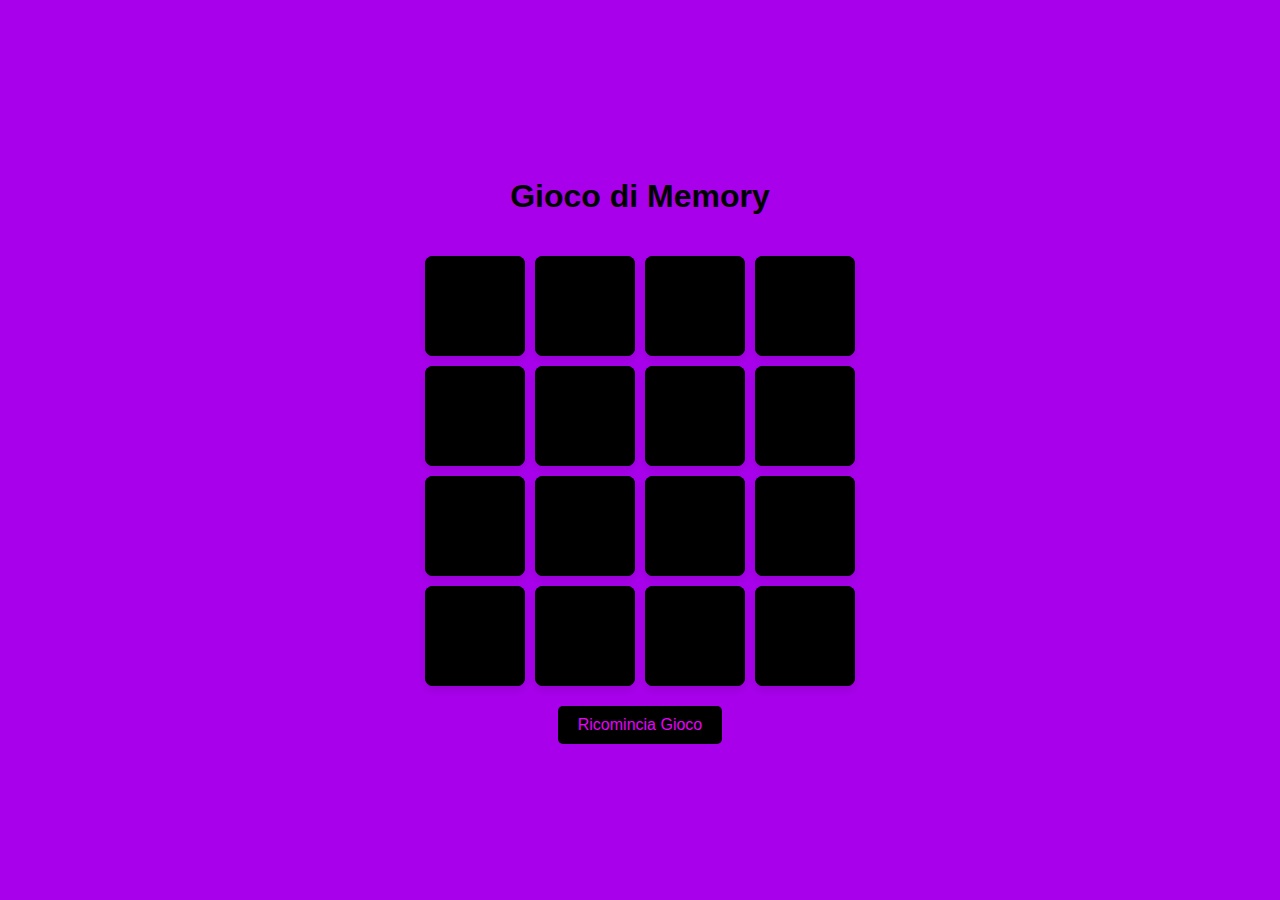
<file: memory/index.html>
<!DOCTYPE html>
<html lang="en">
<head>
    <meta charset="UTF-8">
    <meta name="viewport" content="width=device-width, initial-scale=1.0">
    <title>Document</title>
    <link rel="stylesheet" href="./style.css">
</head>
<body>
    <div class="title-container">
        <h1>Gioco di Memory</h1>
    </div>
    <section class="memory-game">
        <!-- Le carte verranno generate dal JavaScript -->
    </section>
    <button id="resetButton">Ricomincia Gioco</button>
    <script src="script.js"></script>
</body>
</html>
</file>
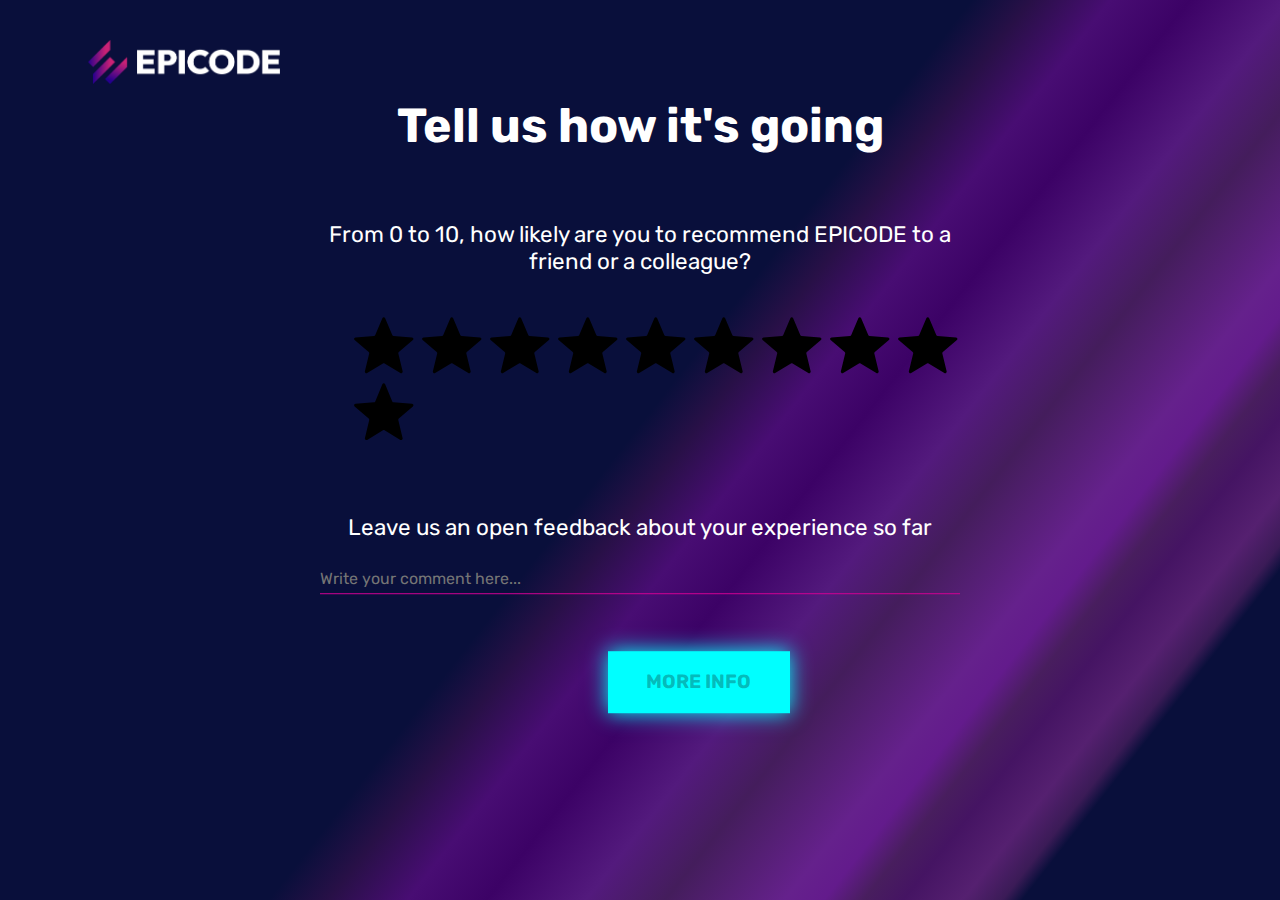
<file: feedback.html>
<!DOCTYPE html>
<html lang="en">
<head>
    <meta charset="UTF-8">
    <meta name="viewport" content="width=device-width, initial-scale=1.0">
    <meta name="description" content="Epicode Exam - Feedback">
    <link rel="stylesheet" href="./Welcome Page/css/Welcome-Style.css">
    <title>Epicode Feedback</title>
</head>
<body>
    <header id="headerFeedbackPage">
      <div>
        <a href="Welcome-Page.html"><img src="./Welcome Page/assets/epicode_logo.png" alt="epicode logo"></a>
      </div>
    </header>
<main id="mainFeedbackPage">
    <h1>Tell us how it's going</h1>
    <p>From 0 to 10, how likely are you to recommend EPICODE
        to a friend or a colleague?</p>
        <div class="star-rating" data-rating="0">
            <img src="./Welcome Page/assets/star.svg" alt="Stella vuota" class="star" data-index="1" onclick="selectStar(1)">
            <img src="./Welcome Page/assets/star.svg" alt="Stella vuota" class="star" data-index="2" onclick="selectStar(2)">
            <img src="./Welcome Page/assets/star.svg" alt="Stella vuota" class="star" data-index="3" onclick="selectStar(3)">
            <img src="./Welcome Page/assets/star.svg" alt="Stella vuota" class="star" data-index="4" onclick="selectStar(4)">
            <img src="./Welcome Page/assets/star.svg" alt="Stella vuota" class="star" data-index="5" onclick="selectStar(5)">
            <img src="./Welcome Page/assets/star.svg" alt="Stella vuota" class="star" data-index="6" onclick="selectStar(6)">
            <img src="./Welcome Page/assets/star.svg" alt="Stella vuota" class="star" data-index="7" onclick="selectStar(7)">
            <img src="./Welcome Page/assets/star.svg" alt="Stella vuota" class="star" data-index="8" onclick="selectStar(8)">
            <img src="./Welcome Page/assets/star.svg" alt="Stella vuota" class="star" data-index="9" onclick="selectStar(9)">
            <img src="./Welcome Page/assets/star.svg" alt="Stella vuota" class="star" data-index="10" onclick="selectStar(10)">
        </div>
    <p>Leave us an open feedback about your experience so far</p>
    <div class="feedback-container">
      <label for="feedback-input"></label>
      <input type="text" id="feedback-input" class="feedback-input" placeholder="Write your comment here..." oninput="checkInputs()">
    </div>
    <script src="./Welcome Page/javascript/quiz.js"></script>
    <button onclick="alert('Grazie del feedback &hearts;')" id="moreInfo" disabled>MORE INFO</button>
</body>
</html>
</file>
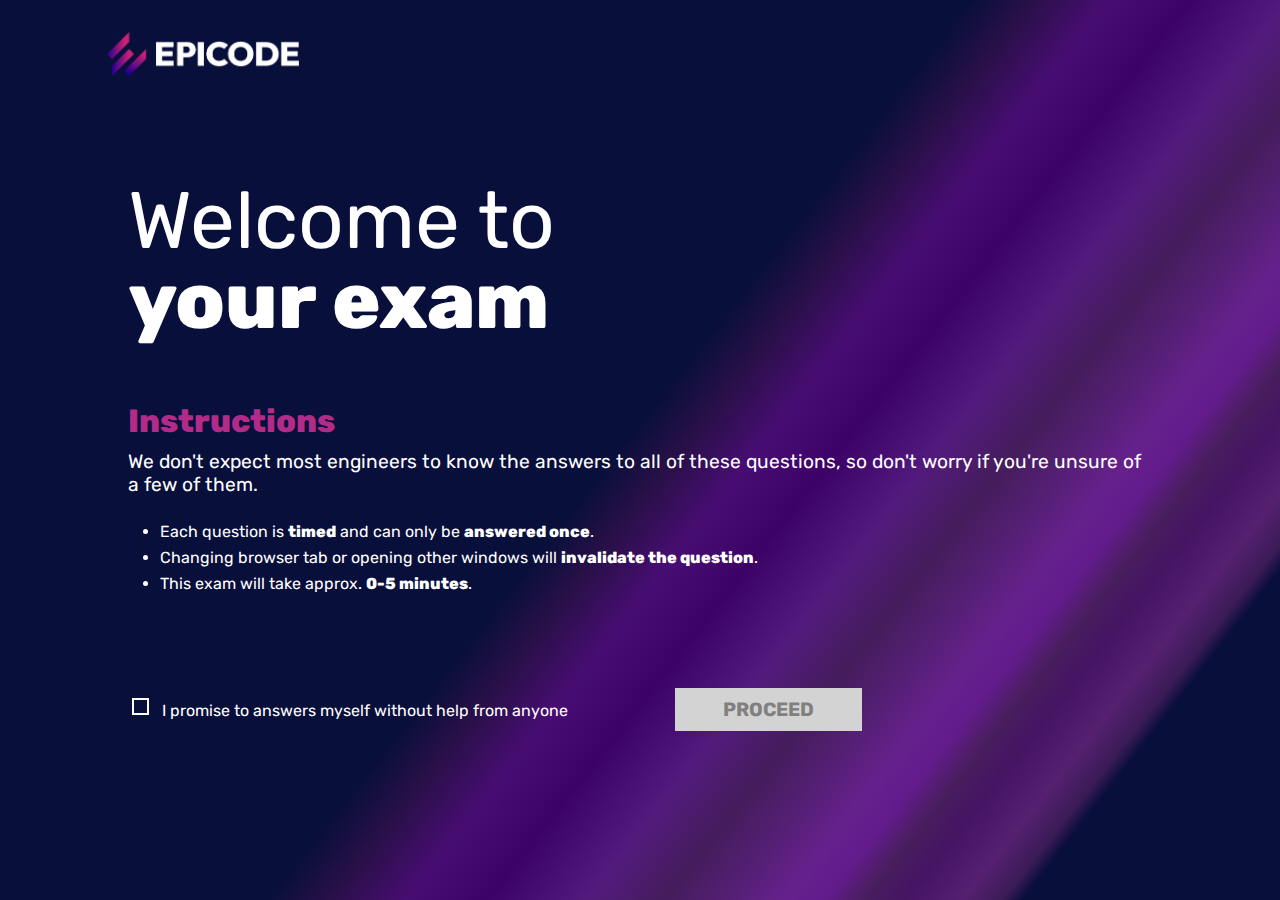
<file: Welcome-Page.html>
<!DOCTYPE html>
<html lang="en">
<head>
    <meta charset="UTF-8">
    <meta name="viewport" content="width=device-width, initial-scale=1.0">
    <meta name="description" content="Epicode exam - introduction ">
    <title>Welcome Quiz Page</title>
    <link rel="stylesheet" href="./Welcome Page/css/reset.css">
    <link rel="stylesheet" href="./Welcome Page/css/Welcome-Style.css">
</head>
<body>
    <header id="headerWelcomePage">
        <div>
          <img src="./Welcome Page/assets/epicode_logo.png" alt="epicode logo">
        </div>
    </header>
    <main id="mainWelcomePage">
        <h1>Welcome to <br>
            <span class="bold"> your exam</span>
        </h1>
        <h2>
            <span class="bold">Instructions</span>
        </h2>
        <p>We don't expect most engineers to know the answers to all of these 
        questions, so don't worry if you're unsure of a few of them.
        </p>
        <ul>
            <li>Each question is <span class="bold">timed</span> and can only be <span class="bold">answered once</span>.</li>
            <li>Changing browser tab or opening other windows will <span class="bold">invalidate the question</span>.</li>
            <li>This exam will take approx. <span class="bold">0-5 minutes</span>.</li>
        </ul>
        <form>
            <label id="check1">I promise to answers myself without help from anyone 
                <input type="checkbox" id="check">
            </label>   
            <label for="submit">
                <input type="button" class="disabilitato_bottone" value="PROCEED" id="procedi" value="/Quiz-Page.html">
            </label>
        </form>
    </main>
<script src="./Welcome Page/javascript/welcome.js"></script>
</body>
</html>
</file>
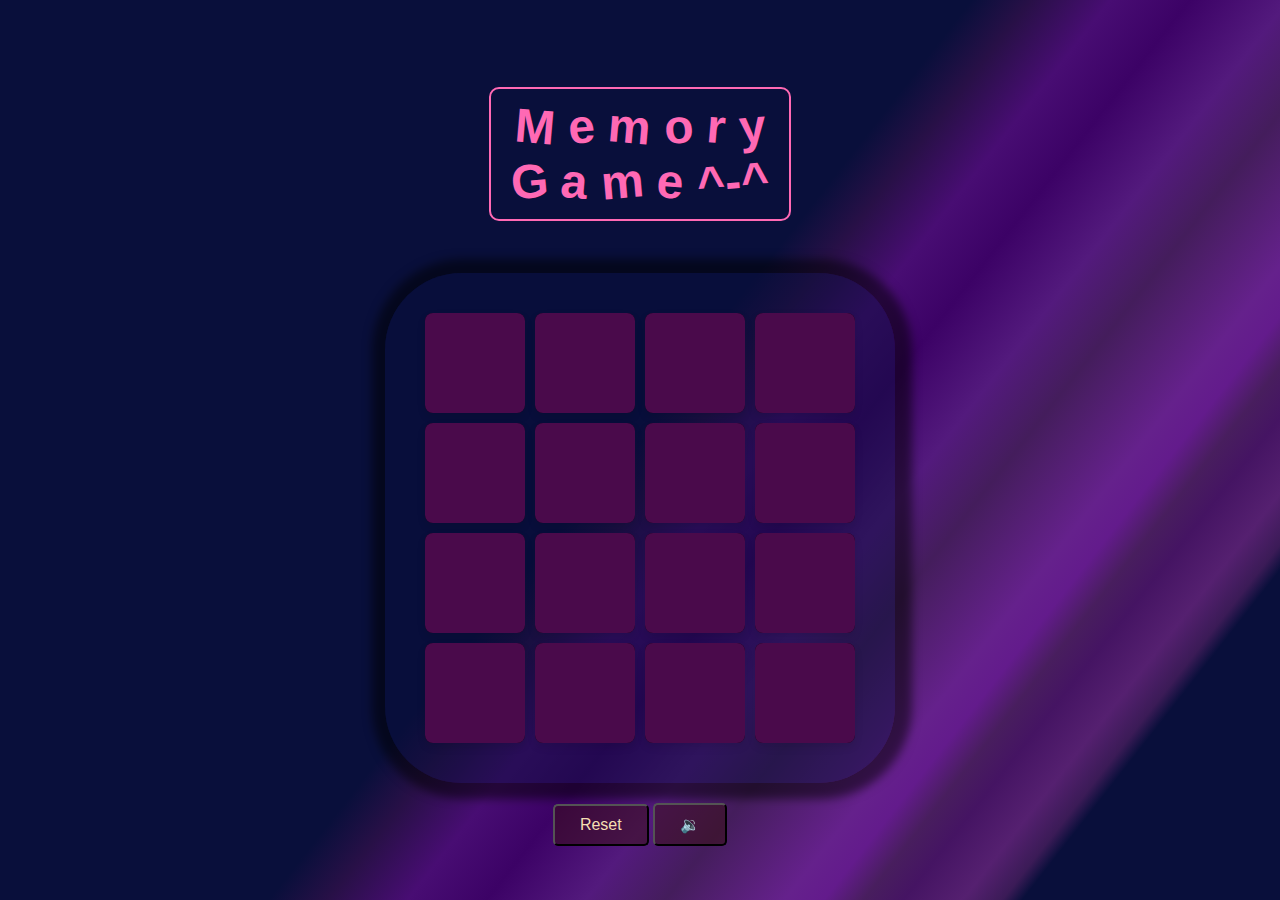
<file: memory/memory.html>
<!DOCTYPE html>
<html lang="en">
  <head>
    <meta charset="UTF-8" />
    <meta name="viewport" content="width=device-width, initial-scale=1.0" />
    <title>Memory Game</title>
    <link rel="stylesheet" href="./memory.css" />
  </head>
  <body>
    <div class="title-container">
      <h1>
        <span class="rotate">M</span>
        <span class="rotate">e</span>
        <span class="rotate">m</span>
        <span class="rotate">o</span>
        <span class="rotate">r</span>
        <span class="rotate">y</span>
        <br />
        <span class="rotate">G</span>
        <span class="rotate">a</span>
        <span class="rotate">m</span>
        <span class="rotate">e</span>
        <span class="rotate">^-^</span>
      </h1>
    </div>
    <section class="memory-game">
      <!-- Le carte verranno generate dal JavaScript -->
    </section>
    <div>
    <button id="resetButton">Reset</button>
  <audio id="backgroundMusic" autoplay loop>
      <source src="./Dragon Ball Z - Prologue Theme 2 (Edited Extended Version).mp3" type="audio/mpeg">
    </audio><button id="playButton">🔉</button></div>
    <script src="./memory.js"></script>
  </body>
</html>
</file>
<file: memory/style.css>
.title-container {
    text-align: center;
    margin-top: 20px;
}

body { 
    font-family: Arial, sans-serif;
    display: flex;
    flex-direction: column;
    justify-content: center;
    align-items: center;
    height: 100vh;
    margin: 0;
    background-color: #a800eb;
}

.memory-game {
    display: grid;
    grid-template-columns: repeat(4, 1fr);
    gap: 10px;
    margin: 20px 0;
}

.card {
    background-color: #000000;
    width: 100px;
    height: 100px;
    display: flex;
    justify-content: center;
    align-items: center;
    font-size: 50px;
    color: #000000;
    border-radius: 8px;
    cursor: pointer;
    box-shadow: 0 4px 8px rgba(0, 0, 0, 0.1);
    position: relative;
    transform-style: preserve-3d;
    transition: transform 0.5s;
}

.card.is-flipped {
    transform: rotateY(180deg);
}

.card__face {
    position: absolute;
    width: 100%;
    height: 100%;
    backface-visibility: hidden;
    display: flex;
    justify-content: center;
    align-items: center;
    border-radius: 8px;
}

.card__face--front {
    background-color: #000000;
}

.card__face--back {
    transform: rotateY(180deg);
    background-color: #003cff;
}

button#resetButton {
    padding: 10px 20px;
    font-size: 16px;
    cursor: pointer;
    background-color: #000000;
    color: rgb(234, 0, 255);
    border: none;
    border-radius: 5px;
    margin-bottom: 20px;
}
</file>
<file: Welcome Page/css/Welcome-Style.css>
/****************formattazione generale**********************/
@import url("https://fonts.googleapis.com/css2?family=Rubik:ital,wght@0,300..900;1,300..900&display=swap");
* {
  font-family: "Rubik", sans-serif;
}

/*******************************formattazione testo***************************/

html {
  background: rgb(9, 15, 59);
  background: -moz-linear-gradient(
    128deg,
    rgba(9, 15, 59, 1) 30%,
    rgba(9, 15, 59, 1) 47%,
    rgba(9, 15, 59, 1) 49%,
    rgba(40, 16, 71, 1) 52%,
    rgba(72, 13, 115, 1) 56%,
    rgba(60, 2, 102, 1) 60%,
    rgba(83, 26, 125, 1) 65%,
    rgba(68, 29, 92, 1) 69%,
    rgba(101, 33, 140, 1) 75%,
    rgba(99, 27, 140, 1) 77%,
    rgba(72, 30, 94, 1) 79%,
    rgba(69, 20, 99, 1) 81%,
    rgba(85, 32, 112, 1) 84%,
    rgba(59, 27, 87, 1) 86%,
    rgba(9, 15, 59, 1) 87%,
    rgba(9, 15, 59, 1) 99%,
    rgba(9, 15, 59, 1) 100%
  );
  background: -webkit-linear-gradient(
    128deg,
    rgba(9, 15, 59, 1) 30%,
    rgba(9, 15, 59, 1) 47%,
    rgba(9, 15, 59, 1) 49%,
    rgba(40, 16, 71, 1) 52%,
    rgba(72, 13, 115, 1) 56%,
    rgba(60, 2, 102, 1) 60%,
    rgba(83, 26, 125, 1) 65%,
    rgba(68, 29, 92, 1) 69%,
    rgba(101, 33, 140, 1) 75%,
    rgba(99, 27, 140, 1) 77%,
    rgba(72, 30, 94, 1) 79%,
    rgba(69, 20, 99, 1) 81%,
    rgba(85, 32, 112, 1) 84%,
    rgba(59, 27, 87, 1) 86%,
    rgba(9, 15, 59, 1) 87%,
    rgba(9, 15, 59, 1) 99%,
    rgba(9, 15, 59, 1) 100%
  );
  background: linear-gradient(
    128deg,
    rgba(9, 15, 59, 1) 30%,
    rgba(9, 15, 59, 1) 47%,
    rgba(9, 15, 59, 1) 49%,
    rgba(40, 16, 71, 1) 52%,
    rgba(72, 13, 115, 1) 56%,
    rgba(60, 2, 102, 1) 60%,
    rgba(83, 26, 125, 1) 65%,
    rgba(68, 29, 92, 1) 69%,
    rgba(101, 33, 140, 1) 75%,
    rgba(99, 27, 140, 1) 77%,
    rgba(72, 30, 94, 1) 79%,
    rgba(69, 20, 99, 1) 81%,
    rgba(85, 32, 112, 1) 84%,
    rgba(59, 27, 87, 1) 86%,
    rgba(9, 15, 59, 1) 87%,
    rgba(9, 15, 59, 1) 99%,
    rgba(9, 15, 59, 1) 100%
  );
  filter: progid:DXImageTransform.Microsoft.gradient(startColorstr="#090f3b",endColorstr="#090f3b",GradientType=1);
  height: 100%;
}
/*****************************header************************************/
#headerWelcomePage div {
  width: 8.33%;
  height: 3.8rem;
  margin: auto 83.34% auto 8.33%;
}

#headerWelcomePage div img {
  width: 12em;
  margin-top: 2em;
}

#headerFeedbackPage {
  float: left;
}
#headerFeedbackPage img {
  width: 12em;
  margin-top: 2em;
  margin-left: 5em;
}
.bold {
  font-weight: 800;
}

#headerQuizPage div {
  width: 8.33%;
  height: 3.8rem;
}

#headerQuizPage div img {
  width: 12em;
  margin-top: 2em;
  margin-left: 5em;
}

/*********timer*/
#timer {
  height: 2em;
}

.base-timer {
  position: fixed;
  width: 5rem;
  height: 3rem;
  top: 10rem;
  right: 16rem;
}

.base-timer__svg {
  transform: scale(2);
}

.base-timer__circle {
  fill: none;
  stroke: none;
}

.base-timer__path-elapsed {
  stroke-width: 10px;
  stroke: #d1d4db;
}

.base-timer__path-remaining {
  stroke-width: 10px;
  stroke-linecap: round;
  transform: rotate(90deg);
  transform-origin: center;
  transition: 1s linear all;
  fill-rule: nonzero;
  stroke: currentColor;
}

.base-timer__path-remaining.green {
  color: #9b1d8d;
}

.base-timer__path-remaining.orange {
  color: orange;
}

.base-timer__path-remaining.red {
  color: red;
}

.base-timer__label {
  position: fixed;
  width: 5rem;
  height: 3rem;
  top: 10.5rem;
  right: 16rem;
  display: flex;
  align-items: center;
  justify-content: center;
  font-size: 1.1em;
}

/*****************************main**************************************/
#mainWelcomePage {
  width: 80%;
  margin: 2em 10% 2em 10%;
  padding-top: 3em;
  text-align: left;
  color: white;
}

#mainWelcomePage h1 {
  font-size: 5em;
  margin-bottom: 0.8em;
  margin-top: 0.5em;
}
#mainWelcomePage h2 {
  color: rgb(178, 43, 137);
  font-size: 2em;
  margin-bottom: 0.4em;
}
#mainWelcomePage p {
  margin-top: 0;
  font-size: 1.2em;
  margin-bottom: 1.5em;
  line-height: 1.2;
}
#mainWelcomePage li {
  font-size: 1em;
  margin: 10px;
  margin-left: 2em;
}
#mainWelcomePage ul {
  margin-bottom: 3em;
}

#mainQuizPage {
  color: white;
  width: 70em;
  max-width: 100%;
  margin: 0 auto;
}

#quiz h1 {
  margin-bottom: 5em;
}

#Domanda {
  text-align: left;
  padding-left: 3em;
}

#risposte {
  width: 70em;
  padding-top: 2.5em;
  display: flex;
  flex-wrap: wrap;
  justify-content: space-evenly;
}

#next-btn {
  float: right;
  width: 15em;
  height: 3.5em;
  background: none;
  color: rgb(255, 255, 255, 0.7);
  border: 1px solid rgb(255, 255, 255, 0.7);
  margin: 20px 20px;
  cursor: pointer;
  font-size: 13px;
  font-weight: 600;
  padding: 0;
}

#next-btn code {
  font-size: 19px;
  font-weight: bold;
}

#next-btn:hover {
  background-color: blueviolet;
}

#numDom {
  font-size: 20px;
  font-weight: 600;
  margin-left: 480px;
  margin-top: 100px;
}

#bottone_risultati {
  float: center;
  width: 15em;
  height: 3.5em;
  background: none;
  color: rgb(255, 255, 255, 0.7);
  border: 1px solid rgb(255, 255, 255, 0.7);
  margin-left: 40%;
  margin-right: 40%;
  margin-top: -15%;
  cursor: pointer;
  font-size: 13px;
  font-weight: 600;
  padding: 0;
  display: none;
}

#risultati {
  width: 450px;
  flex: 2;
  display: flex;
  flex-direction: column;
  align-items: center;
}

#titolo_risultati {
  text-align: center;
}

#corrette {
  margin-right: 200px;
}

#incorrette {
  margin-left: 200px;
}

#contenitoreGrafico {
  display: flex;
  justify-content: center;
  align-items: center;
  text-align: center;
  margin-left: 40%;
  margin-right: 40%;
  margin-top: 8%;
}

#corrette,
#incorrette {
  text-align: center;
}

#corrette p,
#incorrette p {
  margin-bottom: 5px;
}

#feedback-btn {
  float: center;
  width: 15em;
  height: 3.5em;
  background: none;
  color: rgb(255, 255, 255, 0.7);
  border: 1px solid rgb(255, 255, 255, 0.7);
  margin-top: 100px;
  margin-left: 44%;
  margin-right: 40%;
  cursor: pointer;
  font-size: 13px;
  font-weight: 600;
  padding: 0;
  box-shadow: 0px 0px 15px #00ffff46;
}

#feedback-btn:hover {
  background-color: rgba(137, 43, 226, 0.37);
}
#mainFeedbackPage {
  position: absolute;
  top: 29%;
  left: 50%;
  transform: translate(-50%, -50%);
  color: white;
}

#mainFeedbackPage h1 {
  margin-top: 6em;
  text-align: center;
  font-size: 3em;
  margin-bottom: 0;
}
#mainFeedbackPage p {
  text-align: center;
  font-size: 1.4em;
  margin-top: 3em;
}

#moreInfo {
  margin-left: 15em;
  margin-top: 3em;
  padding: 0.5em;

  padding: 1em 2em 1em 2em;
  background-color: #00ffff;
  border: none;
  box-shadow: 0px 0px 20px #00ffff;
  font-size: larger;
  font-weight: bold;
  cursor: pointer;
}

.star-rating {
  padding-left: 2em;
  margin-top: 1em;
}
.feedback-container label {
  display: block;
  margin-bottom: 5px;
}

.feedback-input {
  color: white;
  font-size: 16px;
  border: none;
  border-bottom: 1px solid #d20094;
  width: 100%;
  padding: 5px 0;
  background-color: transparent;
  outline: none;
}

.star-rating {
  display: inline-block;
}

.star {
  width: 60px;
  cursor: pointer;
  filter: brightness(0%);
  margin: 2px;
}

.star:hover {
  filter: brightness(50%);
}

.star.active {
  filter: none;
}
.hide {
  display: none;
}

.btn {
  padding: 1.2em;
  font-size: 16px;
  background-color: rgb(211, 211, 211, 0.2);
  color: white;
  border-radius: 8em 8em 8em;
  border: none;
  margin: 15px;
  width: 28em;
  max-width: 100%;
  box-shadow: 0px -3px rgb(255, 255, 255, 0.7);
  cursor: pointer;
  font-family: "Rubik", sans-serif;
  font-weight: 600;
  font-size: 16px;
}

.btn:hover {
  background-color: rgb(130, 33, 221);
  color: white;
}

.rispostaSelezionata {
  padding: 1.2em;
  font-size: 16px;
  background-color: rgb(114, 22, 199);
  color: white;
  border-radius: 8em 8em 8em;
  border: none;
  margin: 15px;
  width: 28em;
  box-shadow: 0px -3px rgb(255, 255, 255, 0.7);
  word-wrap: break-word;
  cursor: pointer;
}

.question_span {
  color: rgb(255, 0, 255);
  font-size: 18px;
}

.flex_container {
  display: flex;
  flex-direction: row;
  justify-content: space-around;
  margin-bottom: 500px;
}

.testo-lato {
  flex: 1;
  padding: 100px;
  font-size: 3em;
  color: rgb(194, 194, 194);
}

.testo-lato2 {
  text-align: center;
}

.sizes {
  font-size: 2em;
}
/******FORM*******/

.buttons {
  padding: 0.5em;
  margin-left: 10%;
  padding-left: 2.5em;
  padding-right: 2.5em;
  background-color: #00ffff;
  border: none;
  box-shadow: 0px 0px 20px #00ffff;
  font-size: larger;
  font-weight: bold;
  cursor: pointer;
}

.disabilitato_bottone {
  background-color: lightgray;
  color: gray;
  cursor: not-allowed;
  font-size: larger;
  font-weight: bold;
  padding: 0.5em;
  margin-left: 10%;
  padding-left: 2.5em;
  padding-right: 2.5em;
  border: none;
}

#check1 input[type="checkbox"] {
  appearance: none;
  -webkit-appearance: none;
  width: 17px;
  height: 17px;
  background: transparent;
  border: 2px solid white;
  cursor: pointer;
  float: left;
  margin-right: 1em;
  margin-top: 10px;
}

#check1 input[type="checkbox"]:checked {
  background-color: #00ffff;
}

#mainWelcomePage form {
  margin-top: 6em;
}
</file>
<file: memory/memory.css>
.title-container {
    text-align: center;
    margin-top: 20px;
}
html{
    background: rgb(9, 15, 59);
  background: -moz-linear-gradient(
    128deg,
    rgba(9, 15, 59, 1) 30%,
    rgba(9, 15, 59, 1) 47%,
    rgba(9, 15, 59, 1) 49%,
    rgba(40, 16, 71, 1) 52%,
    rgba(72, 13, 115, 1) 56%,
    rgba(60, 2, 102, 1) 60%,
    rgba(83, 26, 125, 1) 65%,
    rgba(68, 29, 92, 1) 69%,
    rgba(101, 33, 140, 1) 75%,
    rgba(99, 27, 140, 1) 77%,
    rgba(72, 30, 94, 1) 79%,
    rgba(69, 20, 99, 1) 81%,
    rgba(85, 32, 112, 1) 84%,
    rgba(59, 27, 87, 1) 86%,
    rgba(9, 15, 59, 1) 87%,
    rgba(9, 15, 59, 1) 99%,
    rgba(9, 15, 59, 1) 100%
  );
  background: -webkit-linear-gradient(
    128deg,
    rgba(9, 15, 59, 1) 30%,
    rgba(9, 15, 59, 1) 47%,
    rgba(9, 15, 59, 1) 49%,
    rgba(40, 16, 71, 1) 52%,
    rgba(72, 13, 115, 1) 56%,
    rgba(60, 2, 102, 1) 60%,
    rgba(83, 26, 125, 1) 65%,
    rgba(68, 29, 92, 1) 69%,
    rgba(101, 33, 140, 1) 75%,
    rgba(99, 27, 140, 1) 77%,
    rgba(72, 30, 94, 1) 79%,
    rgba(69, 20, 99, 1) 81%,
    rgba(85, 32, 112, 1) 84%,
    rgba(59, 27, 87, 1) 86%,
    rgba(9, 15, 59, 1) 87%,
    rgba(9, 15, 59, 1) 99%,
    rgba(9, 15, 59, 1) 100%
  );
  background: linear-gradient(
    128deg,
    rgba(9, 15, 59, 1) 30%,
    rgba(9, 15, 59, 1) 47%,
    rgba(9, 15, 59, 1) 49%,
    rgba(40, 16, 71, 1) 52%,
    rgba(72, 13, 115, 1) 56%,
    rgba(60, 2, 102, 1) 60%,
    rgba(83, 26, 125, 1) 65%,
    rgba(68, 29, 92, 1) 69%,
    rgba(101, 33, 140, 1) 75%,
    rgba(99, 27, 140, 1) 77%,
    rgba(72, 30, 94, 1) 79%,
    rgba(69, 20, 99, 1) 81%,
    rgba(85, 32, 112, 1) 84%,
    rgba(59, 27, 87, 1) 86%,
    rgba(9, 15, 59, 1) 87%,
    rgba(9, 15, 59, 1) 99%,
    rgba(9, 15, 59, 1) 100%
  );
  filter: progid:DXImageTransform.Microsoft.gradient(startColorstr="#090f3b",endColorstr="#090f3b",GradientType=1);
  height: 100%;}
body { 
    font-family: Arial, sans-serif;
    display: flex;
    flex-direction: column;
    justify-content: center;
    align-items: center;
    height: 100vh;
    margin: 0;
}

@keyframes moveUpDown {
    0%, 100% { transform: translateY(0); }
    50% { transform: translateY(-10px); }
  }
  
h1 {
    font-family:'Trebuchet MS', 'Lucida Sans Unicode', 'Lucida Grande', 'Lucida Sans', Arial, sans-serif, cursive;
    font-size: 3em;
    color: #FF69B4;
    border: 2px solid #FF69B4;
    padding: 10px 20px;
    border-radius: 10px;
    display: block; 
    text-align: center;
    animation: moveUpDown 2s infinite alternate;
}
  .rotate {
    display: inline-block; 
    transform-origin: center; 
  }
  .rotate:nth-child(odd) {
    transform: rotate(5deg); 
  }
  .rotate:nth-child(even) {
    transform: rotate(-5deg); 
  }
.memory-game {
    display: grid;
    grid-template-columns: repeat(4, 1fr);
    gap: 10px;
    margin: 20px 0;
    padding: 40px;
    background-color: #090f3b79;
    border-radius: 15%;
    box-shadow: 2px 1px 10px 15px rgb(0, 0, 0, 0.5);
}

.card {
    background-color: #000000;
    width: 100px;
    height: 100px;
    display: flex;
    justify-content: center;
    align-items: center;
    font-size: 50px;
    color: #000000;
    border-radius: 8px;
    cursor: pointer;
    box-shadow: 0 4px 8px rgba(0, 0, 0, 0.1);
    position: relative;
    transform-style: preserve-3d;
    transition: transform 0.5s;
}

.card.is-flipped {
    transform: rotateY(180deg);
}

.card__face {
    position: absolute;
    width: 100%;
    height: 100%;
    backface-visibility: hidden;
    display: flex;
    justify-content: center;
    align-items: center;
    border-radius: 8px;
}

.card__face--front {
    background-color: rgba(93, 13, 94, 0.799);
}

.card__face--back {
    transform: rotateY(180deg);
    background-color: #1d2f6a;
}
button#resetButton, button {
    padding: 10px 25px;
    font-size: 16px;
    cursor: pointer;
    background-color: #390e0e7d;
    color: wheat;
    border-radius: 5px;
    margin-bottom: 20px;
}
</file>
